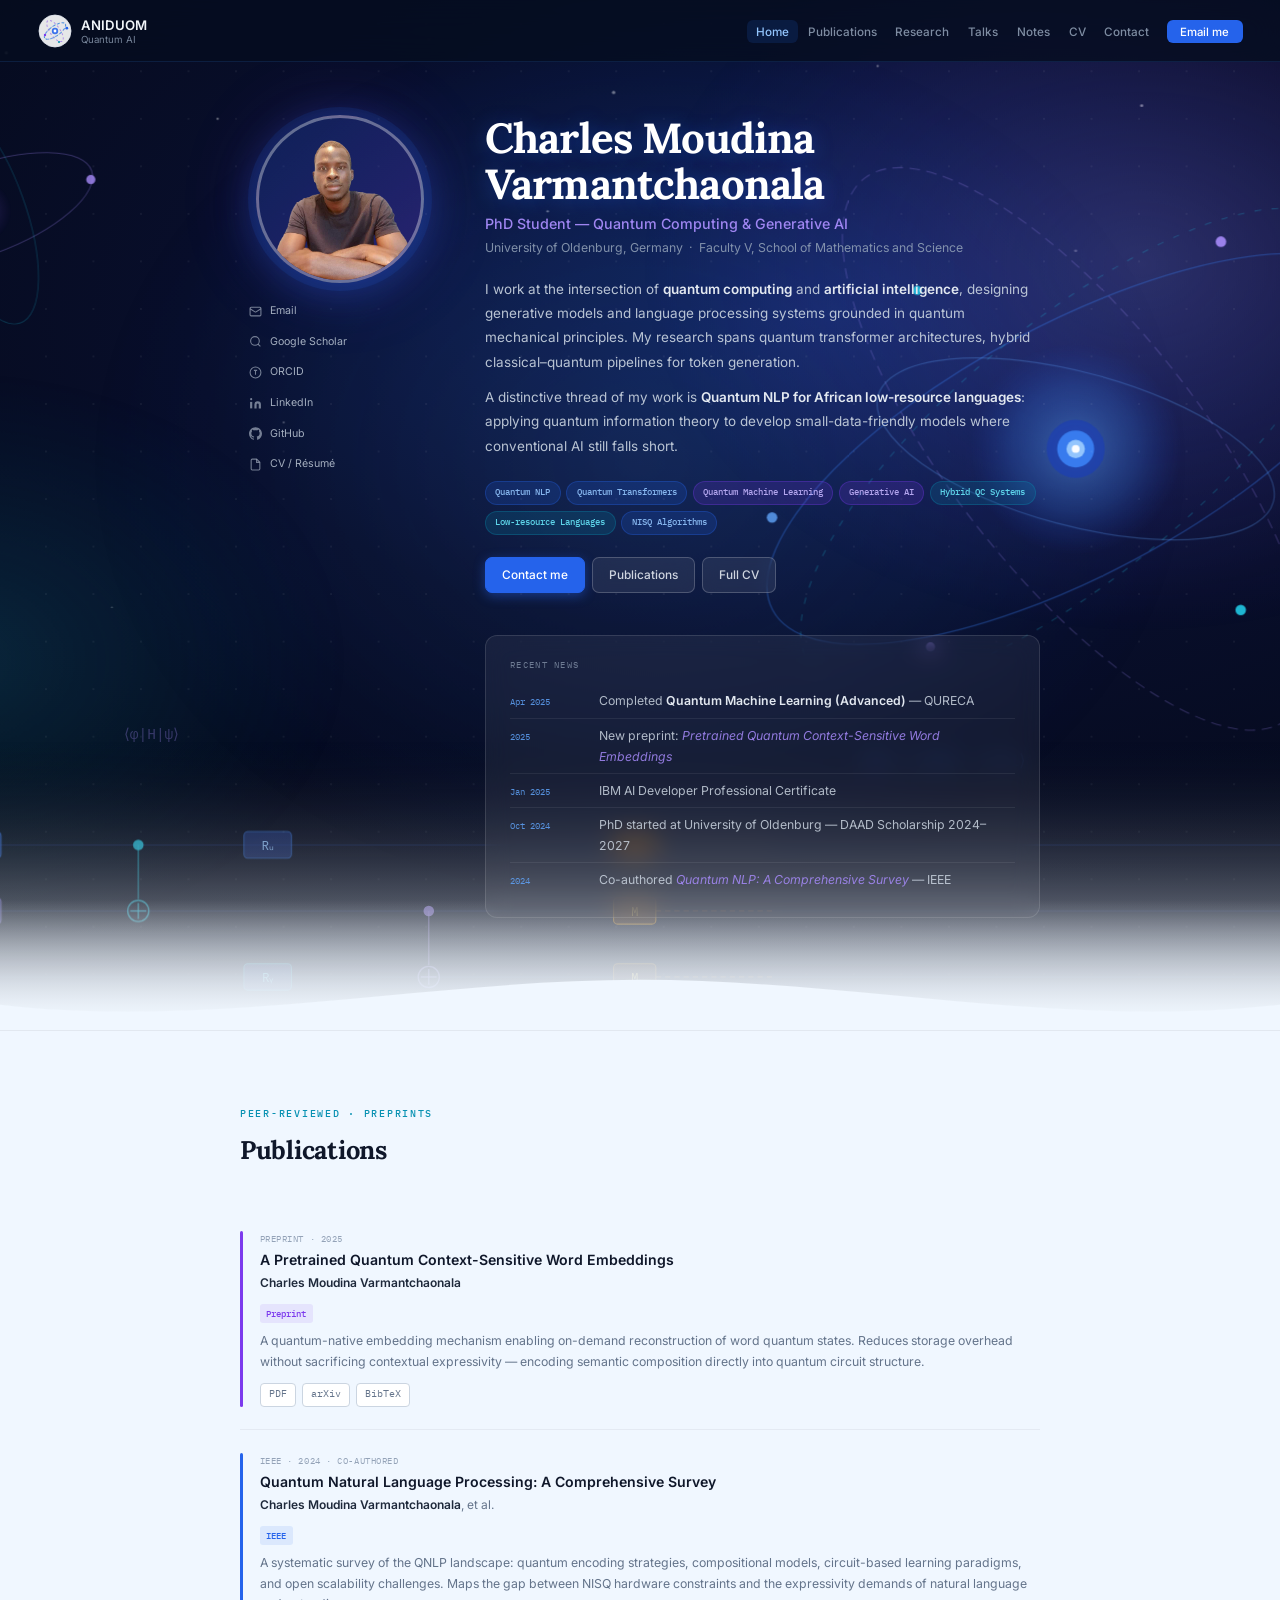
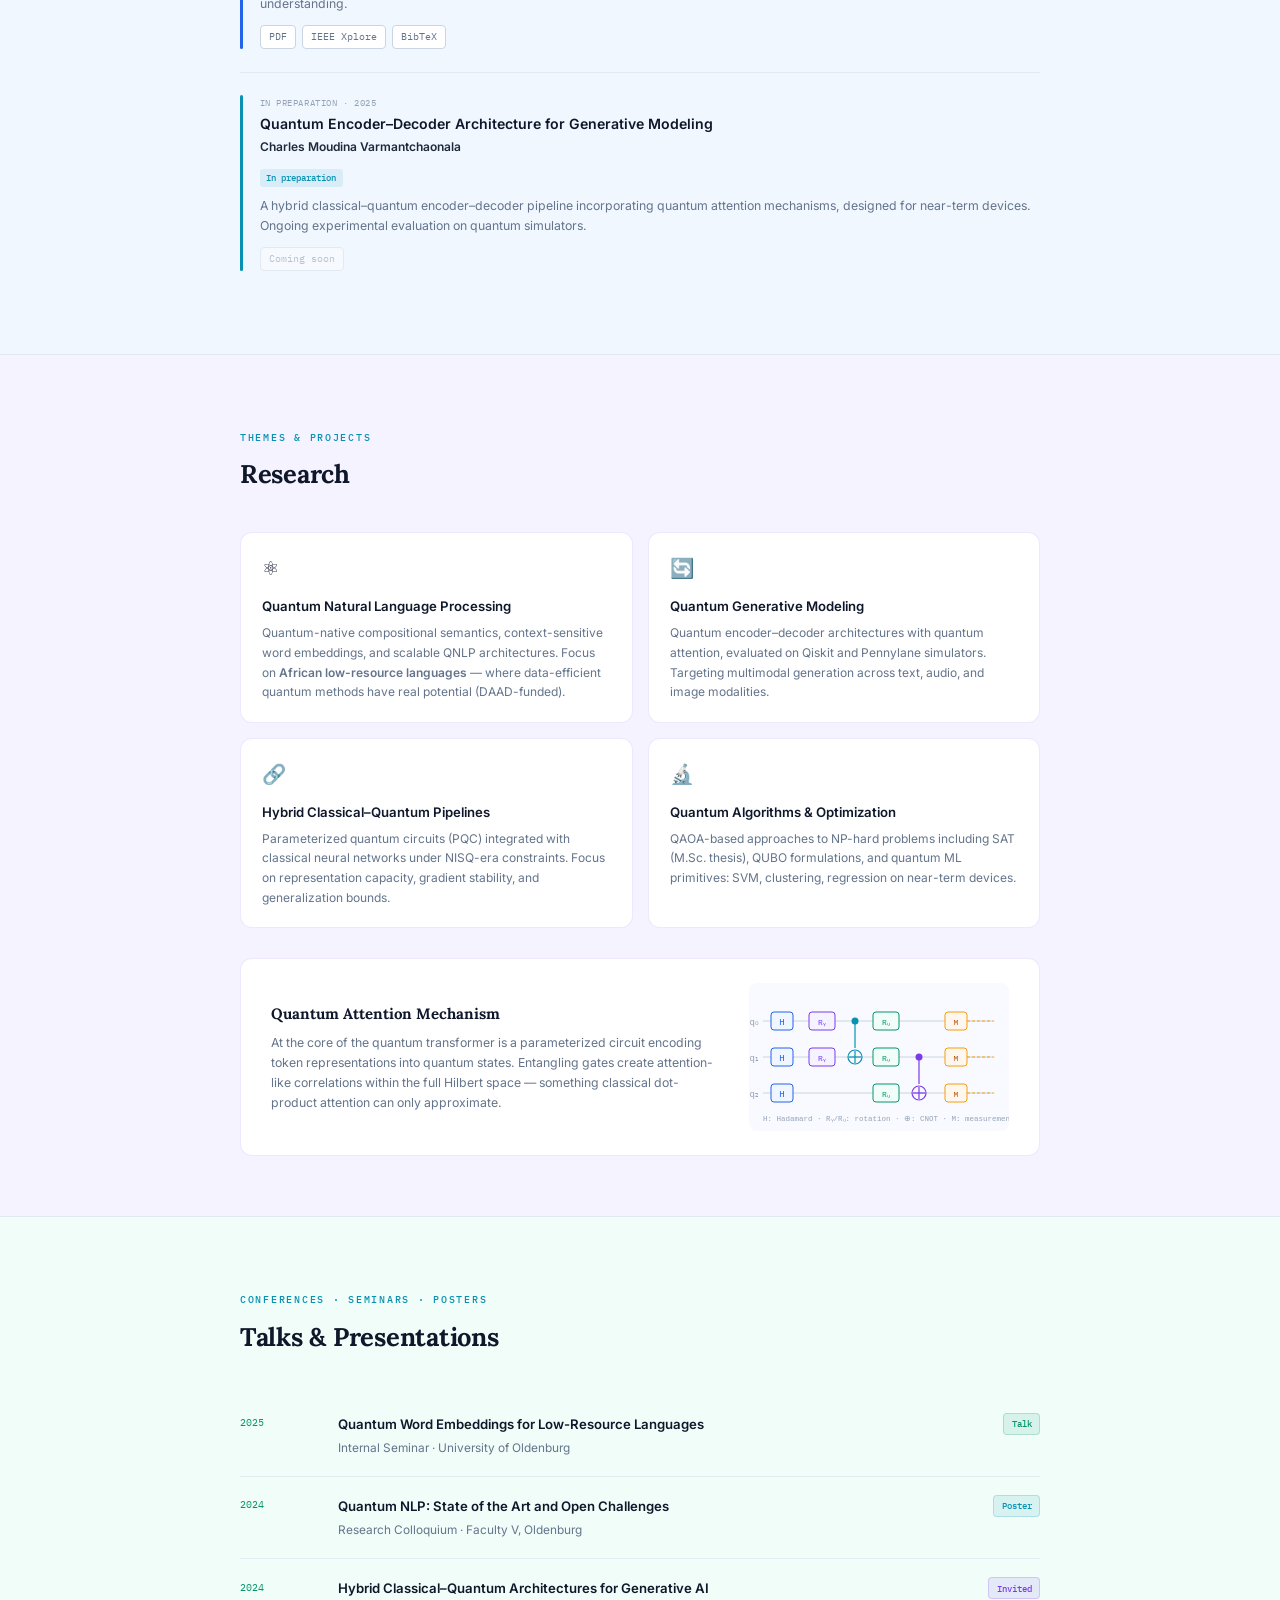
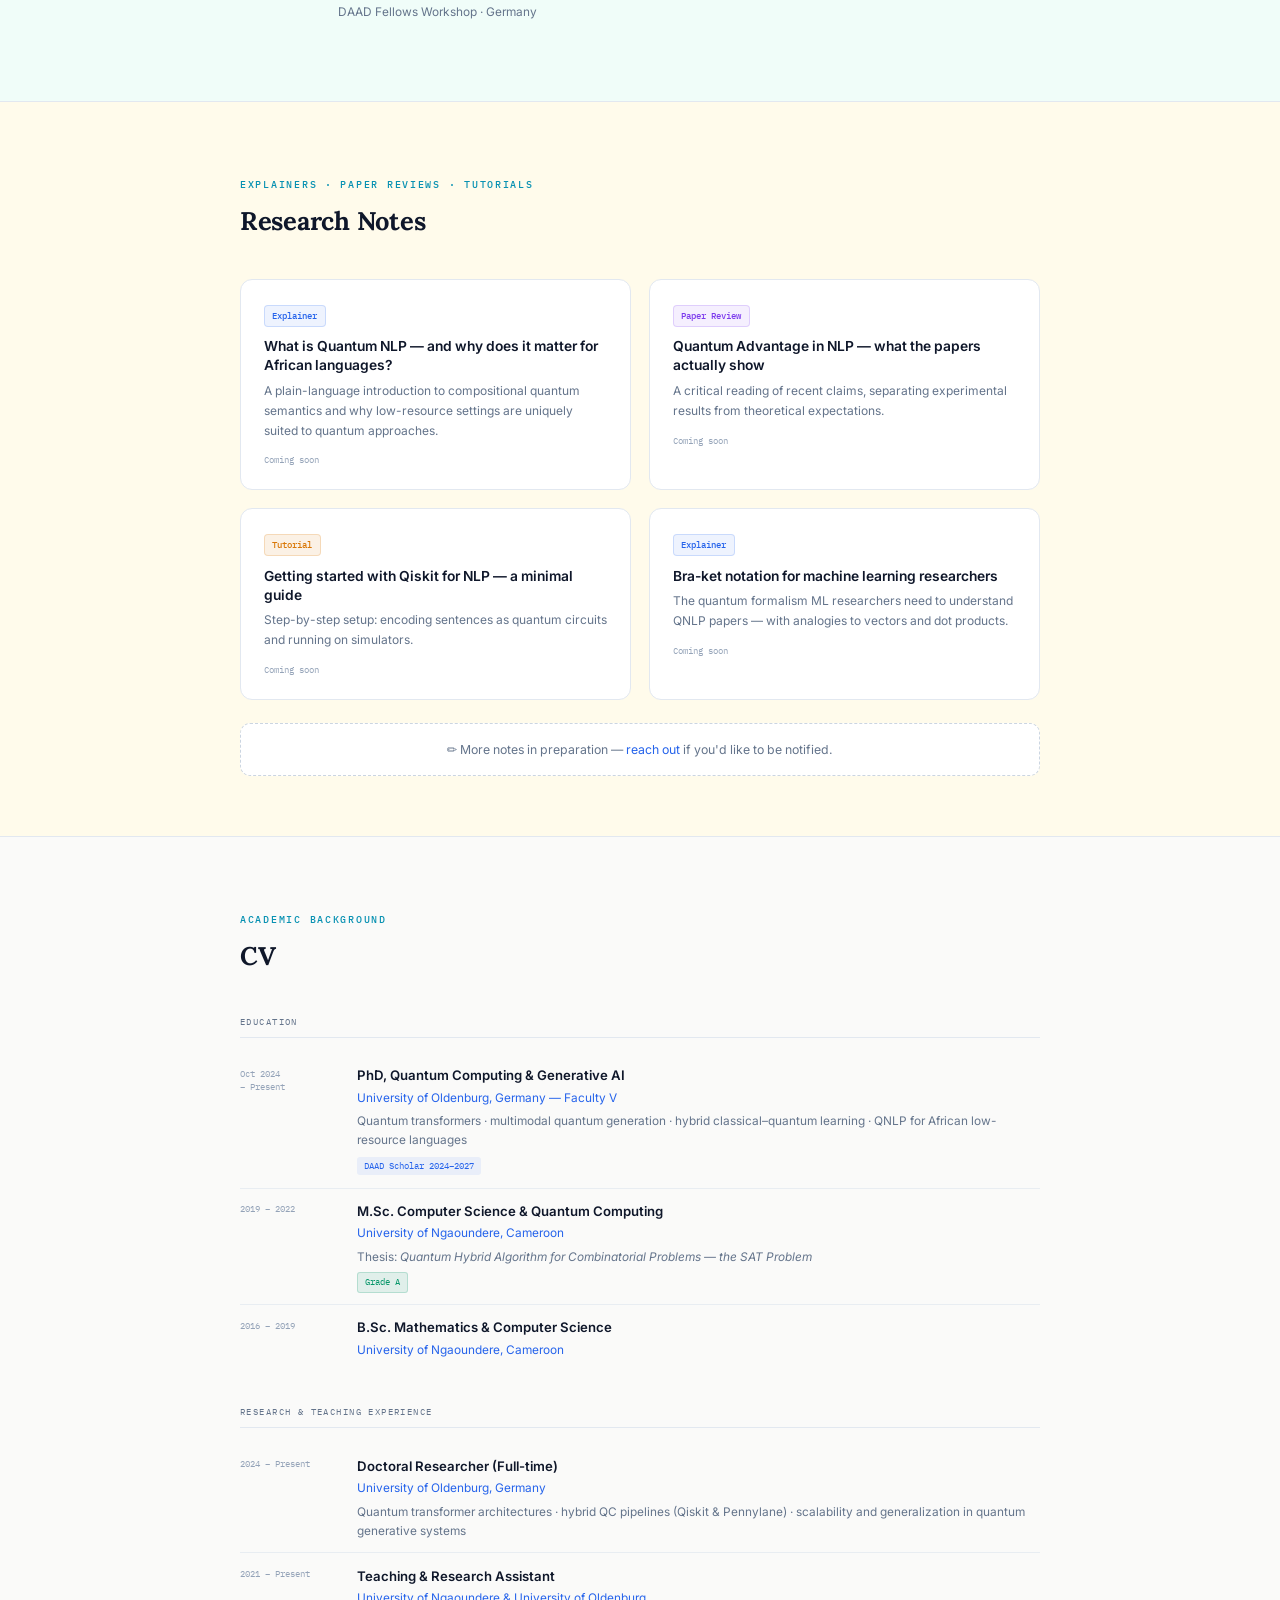
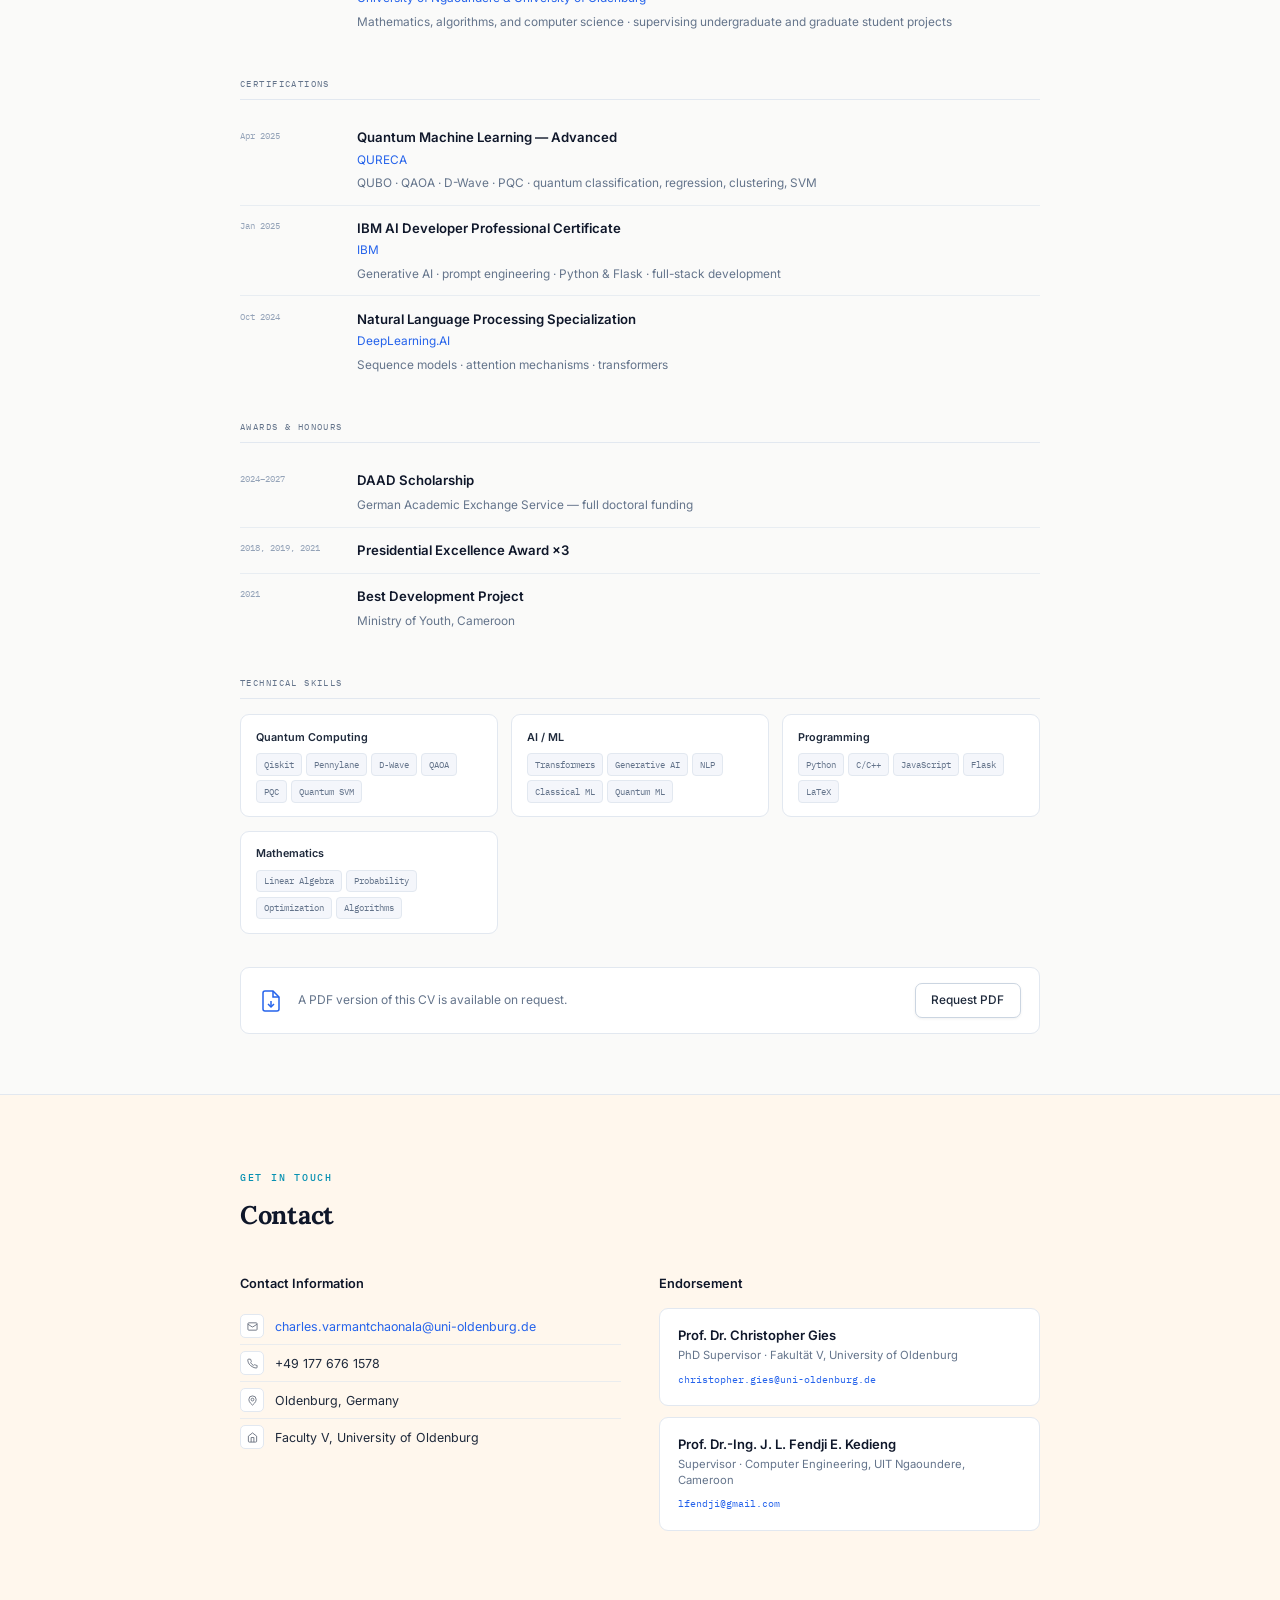
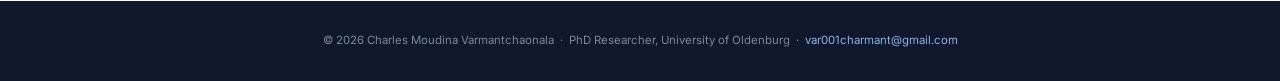
<file: index.html>
<!DOCTYPE html>
<html lang="en">
<head>
  <meta charset="UTF-8"/>
  <meta name="viewport" content="width=device-width, initial-scale=1.0"/>
  <title>Charles Moudina Varmantchaonala — Quantum AI Researcher</title>
  <meta name="description" content="PhD Student in Quantum Generative AI & Quantum NLP at the University of Oldenburg, Germany and affiliated with the DAAD."/>
  <meta name="keywords" content="Charles Moudina Varmantchaonala, Quantum NLP, Quantum AI, PhD Oldenburg, DAAD, Quantum Machine Learning"/>
  <meta name="author" content="Charles Moudina Varmantchaonala"/>
  <meta property="og:title" content="Charles Moudina Varmantchaonala — Quantum AI Researcher"/>
  <meta property="og:description" content="PhD Student in Quantum Computing & Generative AI, University of Oldenburg."/>
  <meta property="og:url" content="https://charles-moudina.netlify.app"/>
  <meta property="og:type" content="website"/>
  <link rel="preconnect" href="https://fonts.googleapis.com"/>
  <link href="https://fonts.googleapis.com/css2?family=Inter:wght@300;400;500;600&family=IBM+Plex+Mono:wght@400;500&family=Lora:ital,wght@0,600;0,700;1,500&display=swap" rel="stylesheet"/>
  <link rel="stylesheet" href="css/style.css"/>
  <link rel="stylesheet" href="css/sections.css"/>
</head>
<body>

<!-- ══════════════════════════════════════
     NAV
     To add a menu item: copy a <li> and
     point href to the matching section id.
══════════════════════════════════════ -->
<nav id="topnav">
  <a class="nav-brand" href="#home">
    <!-- Quantum atom logo -->
    <svg class="qlogo" viewBox="0 0 34 34" fill="none" xmlns="http://www.w3.org/2000/svg">
      <circle cx="17" cy="17" r="16" fill="white" fill-opacity="0.9" stroke="#e2e8f0" stroke-width="0.8"/>
      <ellipse cx="17" cy="17" rx="12.5" ry="5" stroke="#2563eb" stroke-width="1.1" stroke-dasharray="3 1.8"   opacity="0.6" transform="rotate(-35 17 17)"/>
      <ellipse cx="17" cy="17" rx="12.5" ry="5" stroke="#7c3aed" stroke-width="0.95" stroke-dasharray="2.2 2.2" opacity="0.5" transform="rotate(55 17 17)"/>
      <ellipse cx="17" cy="17" rx="12.5" ry="5" stroke="#0891b2" stroke-width="0.85" stroke-dasharray="1.6 2.6" opacity="0.45" transform="rotate(145 17 17)"/>
      <circle cx="17" cy="17" r="3.2" fill="#2563eb" opacity="0.88"/>
      <circle cx="17" cy="17" r="1.4" fill="white"/>
      <circle cx="28.8" cy="14.2" r="1.4" fill="#2563eb"/>
      <circle cx="7"    cy="21"   r="1.2" fill="#7c3aed"/>
      <circle cx="21"   cy="28"   r="1.1" fill="#0891b2"/>
    </svg>
    <div class="nav-id">
      <b>ANIDUOM</b>
      <small>Quantum AI</small>
    </div>
  </a>

  <ul class="nav-menu" id="nav-menu">
    <li><a href="#home">Home</a></li>
    <li><a href="#publications">Publications</a></li>
    <li><a href="#research">Research</a></li>
    <li><a href="#talks">Talks</a></li>
    <li><a href="#notes">Notes</a></li>
    <li><a href="#cv">CV</a></li>
    <li><a href="#contact">Contact</a></li>
    <li><a href="mailto:var001charmant@gmail.com" class="nav-cta">Email me</a></li>
  </ul>

  <div class="burger" id="burger">
    <span></span><span></span><span></span>
  </div>
</nav>

<!-- ══════════════════════════════════════
     SECTIONS
     Each section lives in sections/
     Edit each file independently.
══════════════════════════════════════ -->

<!-- HOME → edit sections/home.html -->
<section id="home">
  <svg class="hero-bg-svg" viewBox="0 0 1440 780" preserveAspectRatio="xMidYMid slice" xmlns="http://www.w3.org/2000/svg" aria-hidden="true">
    <defs>
      <radialGradient id="sky" cx="60%" cy="30%" r="75%">
        <stop offset="0%"   stop-color="#0f2460"/>
        <stop offset="45%"  stop-color="#080e2a"/>
        <stop offset="100%" stop-color="#030712"/>
      </radialGradient>
      <radialGradient id="gcore" cx="50%" cy="50%" r="50%">
        <stop offset="0%"   stop-color="#60a5fa" stop-opacity="0.9"/>
        <stop offset="60%"  stop-color="#3b82f6" stop-opacity="0.4"/>
        <stop offset="100%" stop-color="#1d4ed8" stop-opacity="0"/>
      </radialGradient>
      <radialGradient id="gviolet" cx="50%" cy="50%" r="50%">
        <stop offset="0%"   stop-color="#a78bfa" stop-opacity="0.6"/>
        <stop offset="100%" stop-color="#7c3aed" stop-opacity="0"/>
      </radialGradient>
      <radialGradient id="gteal" cx="50%" cy="50%" r="50%">
        <stop offset="0%"   stop-color="#22d3ee" stop-opacity="0.5"/>
        <stop offset="100%" stop-color="#0891b2" stop-opacity="0"/>
      </radialGradient>
      <pattern id="dots" x="0" y="0" width="36" height="36" patternUnits="userSpaceOnUse">
        <circle cx="18" cy="18" r="0.7" fill="white" opacity="0.08"/>
      </pattern>
      <linearGradient id="fade-bottom" x1="0" y1="0" x2="0" y2="1">
        <stop offset="72%"  stop-color="#060d1f" stop-opacity="0"/>
        <stop offset="100%" stop-color="#f0f7ff" stop-opacity="1"/>
      </linearGradient>
    </defs>
    <rect width="1440" height="780" fill="url(#sky)"/>
    <g opacity="0.7">
      <circle cx="80"   cy="60"  r="1"   fill="white" opacity="0.6"/>
      <circle cx="240"  cy="40"  r="1.2" fill="white" opacity="0.5"/>
      <circle cx="400"  cy="90"  r="0.8" fill="white" opacity="0.7"/>
      <circle cx="560"  cy="30"  r="1"   fill="white" opacity="0.4"/>
      <circle cx="700"  cy="70"  r="1.3" fill="white" opacity="0.6"/>
      <circle cx="900"  cy="50"  r="0.9" fill="white" opacity="0.5"/>
      <circle cx="1100" cy="80"  r="1.1" fill="white" opacity="0.7"/>
      <circle cx="1300" cy="45"  r="0.8" fill="white" opacity="0.5"/>
      <circle cx="1380" cy="110" r="1"   fill="white" opacity="0.6"/>
      <circle cx="150"  cy="200" r="0.8" fill="white" opacity="0.4"/>
      <circle cx="650"  cy="160" r="0.9" fill="white" opacity="0.6"/>
      <circle cx="1050" cy="190" r="1.1" fill="white" opacity="0.4"/>
      <circle cx="450"  cy="320" r="0.8" fill="white" opacity="0.5"/>
      <circle cx="870"  cy="300" r="1.2" fill="white" opacity="0.4"/>
      <circle cx="1350" cy="340" r="0.9" fill="white" opacity="0.5"/>
      <circle cx="320"  cy="460" r="0.7" fill="white" opacity="0.4"/>
      <circle cx="740"  cy="500" r="0.8" fill="white" opacity="0.3"/>
    </g>
    <ellipse cx="1100" cy="200" rx="380" ry="280" fill="url(#gviolet)" opacity="0.35"/>
    <ellipse cx="200"  cy="500" rx="300" ry="220" fill="url(#gteal)"   opacity="0.3"/>
    <ellipse cx="720"  cy="350" rx="420" ry="340" fill="url(#gcore)"   opacity="0.12"/>
    <ellipse cx="1050" cy="340" rx="260" ry="95" stroke="#3b82f6" stroke-width="1"   fill="none" opacity="0.35" transform="rotate(-28 1050 340)"/>
    <ellipse cx="1050" cy="340" rx="260" ry="95" stroke="#a78bfa" stroke-width="0.8" fill="none" opacity="0.28" stroke-dasharray="8 5" transform="rotate(52 1050 340)"/>
    <ellipse cx="1050" cy="340" rx="260" ry="95" stroke="#22d3ee" stroke-width="0.8" fill="none" opacity="0.25" stroke-dasharray="5 8" transform="rotate(140 1050 340)"/>
    <ellipse cx="1050" cy="340" rx="155" ry="58" stroke="#60a5fa" stroke-width="0.9" fill="none" opacity="0.3"  transform="rotate(15 1050 340)"/>
    <circle cx="1050" cy="340" r="80" fill="url(#gcore)" opacity="0.55"/>
    <circle cx="1050" cy="340" r="22" fill="#1e40af" opacity="0.8"/>
    <circle cx="1050" cy="340" r="14" fill="#3b82f6" opacity="0.9"/>
    <circle cx="1050" cy="340" r="7"  fill="#93c5fd"/>
    <circle cx="1050" cy="340" r="3"  fill="white" opacity="0.95"/>
    <circle cx="1292" cy="293" r="5"   fill="#60a5fa" opacity="0.9"/>
    <circle cx="820"  cy="392" r="4"   fill="#60a5fa" opacity="0.8"/>
    <circle cx="1160" cy="183" r="4"   fill="#a78bfa" opacity="0.9"/>
    <circle cx="940"  cy="490" r="3.5" fill="#a78bfa" opacity="0.8"/>
    <circle cx="1175" cy="462" r="4"   fill="#22d3ee" opacity="0.85"/>
    <circle cx="930"  cy="220" r="3.5" fill="#22d3ee" opacity="0.8"/>
    <ellipse cx="220" cy="160" rx="90" ry="34" stroke="#a78bfa" stroke-width="0.8" fill="none" opacity="0.3"  transform="rotate(-20 220 160)"/>
    <ellipse cx="220" cy="160" rx="90" ry="34" stroke="#22d3ee" stroke-width="0.7" fill="none" opacity="0.22" transform="rotate(70 220 160)"/>
    <circle cx="220" cy="160" r="24" fill="url(#gviolet)" opacity="0.4"/>
    <circle cx="220" cy="160" r="9"  fill="#5b21b6" opacity="0.7"/>
    <circle cx="220" cy="160" r="5"  fill="#a78bfa" opacity="0.9"/>
    <circle cx="220" cy="160" r="2"  fill="white" opacity="0.9"/>
    <circle cx="304" cy="136" r="3.5" fill="#a78bfa" opacity="0.8"/>
    <circle cx="140" cy="187" r="3"   fill="#22d3ee" opacity="0.75"/>
    <line x1="0" y1="640" x2="1440" y2="640" stroke="#1e3a8a" stroke-width="0.8" opacity="0.5"/>
    <line x1="0" y1="690" x2="1440" y2="690" stroke="#1e3a8a" stroke-width="0.8" opacity="0.4"/>
    <line x1="0" y1="740" x2="1440" y2="740" stroke="#1e3a8a" stroke-width="0.8" opacity="0.3"/>
    <rect x="80" y="630" width="32" height="20" rx="3" fill="#1e3a8a" stroke="#3b82f6" stroke-width="0.8" opacity="0.8"/>
    <text x="96"  y="644" font-family="monospace" font-size="10" fill="#93c5fd" text-anchor="middle">H</text>
    <rect x="80" y="680" width="32" height="20" rx="3" fill="#1e3a8a" stroke="#a78bfa" stroke-width="0.8" opacity="0.8"/>
    <text x="96"  y="694" font-family="monospace" font-size="10" fill="#c4b5fd" text-anchor="middle">H</text>
    <rect x="80" y="730" width="32" height="20" rx="3" fill="#1e3a8a" stroke="#22d3ee" stroke-width="0.8" opacity="0.8"/>
    <text x="96"  y="744" font-family="monospace" font-size="10" fill="#67e8f9" text-anchor="middle">H</text>
    <rect x="200" y="630" width="36" height="20" rx="3" fill="#1e3a8a" stroke="#3b82f6" stroke-width="0.8" opacity="0.7"/>
    <text x="218" y="644" font-family="monospace" font-size="9" fill="#93c5fd" text-anchor="middle">Rᵤ</text>
    <rect x="200" y="680" width="36" height="20" rx="3" fill="#1e3a8a" stroke="#a78bfa" stroke-width="0.8" opacity="0.7"/>
    <text x="218" y="694" font-family="monospace" font-size="9" fill="#c4b5fd" text-anchor="middle">Rᵧ</text>
    <line x1="340" y1="640" x2="340" y2="681" stroke="#22d3ee" stroke-width="1" opacity="0.6"/>
    <circle cx="340" cy="640" r="4" fill="#22d3ee" opacity="0.85"/>
    <circle cx="340" cy="690" r="8" fill="none" stroke="#22d3ee" stroke-width="1" opacity="0.8"/>
    <line x1="334" y1="690" x2="346" y2="690" stroke="#22d3ee" stroke-width="1" opacity="0.8"/>
    <line x1="340" y1="684" x2="340" y2="696" stroke="#22d3ee" stroke-width="1" opacity="0.8"/>
    <rect x="420" y="630" width="36" height="20" rx="3" fill="#1e3a8a" stroke="#3b82f6" stroke-width="0.8" opacity="0.6"/>
    <text x="438" y="644" font-family="monospace" font-size="9" fill="#93c5fd" text-anchor="middle">Rᵤ</text>
    <rect x="420" y="730" width="36" height="20" rx="3" fill="#1e3a8a" stroke="#22d3ee" stroke-width="0.8" opacity="0.6"/>
    <text x="438" y="744" font-family="monospace" font-size="9" fill="#67e8f9" text-anchor="middle">Rᵧ</text>
    <line x1="560" y1="690" x2="560" y2="731" stroke="#a78bfa" stroke-width="1" opacity="0.55"/>
    <circle cx="560" cy="690" r="4" fill="#a78bfa" opacity="0.8"/>
    <circle cx="560" cy="740" r="8" fill="none" stroke="#a78bfa" stroke-width="1" opacity="0.7"/>
    <line x1="554" y1="740" x2="566" y2="740" stroke="#a78bfa" stroke-width="1" opacity="0.7"/>
    <line x1="560" y1="734" x2="560" y2="746" stroke="#a78bfa" stroke-width="1" opacity="0.7"/>
    <rect x="700" y="630" width="32" height="20" rx="3" fill="#422006" stroke="#f59e0b" stroke-width="0.8" opacity="0.7"/>
    <text x="716" y="644" font-family="monospace" font-size="9" fill="#fcd34d" text-anchor="middle">M</text>
    <rect x="700" y="680" width="32" height="20" rx="3" fill="#422006" stroke="#f59e0b" stroke-width="0.8" opacity="0.7"/>
    <text x="716" y="694" font-family="monospace" font-size="9" fill="#fcd34d" text-anchor="middle">M</text>
    <rect x="700" y="730" width="32" height="20" rx="3" fill="#422006" stroke="#f59e0b" stroke-width="0.8" opacity="0.6"/>
    <text x="716" y="744" font-family="monospace" font-size="9" fill="#fcd34d" text-anchor="middle">M</text>
    <line x1="732" y1="640" x2="820" y2="640" stroke="#f59e0b" stroke-width="1" stroke-dasharray="4 3" opacity="0.5"/>
    <line x1="732" y1="690" x2="820" y2="690" stroke="#f59e0b" stroke-width="1" stroke-dasharray="4 3" opacity="0.45"/>
    <line x1="732" y1="740" x2="820" y2="740" stroke="#f59e0b" stroke-width="1" stroke-dasharray="4 3" opacity="0.4"/>
    <text x="950"  y="580" font-family="monospace" font-size="13" fill="#3b82f6" opacity="0.4" text-anchor="middle">|ψ⟩ = α|0⟩ + β|1⟩</text>
    <text x="350"  y="560" font-family="monospace" font-size="11" fill="#a78bfa" opacity="0.3" text-anchor="middle">⟨φ|H|ψ⟩</text>
    <text x="1280" y="580" font-family="monospace" font-size="11" fill="#22d3ee" opacity="0.3" text-anchor="middle">U(θ)|0⟩ⁿ</text>
    <rect width="1440" height="780" fill="url(#dots)"/>
    <rect width="1440" height="780" fill="url(#fade-bottom)"/>
  </svg>

  <div class="home-content">
    <div class="wrap">
      <div class="home-inner">
        <div class="photo-col">
          <div class="photo-ring">
            <!-- ✏️ YOUR PHOTO: replace src="" with src="myphoto.jpg" -->
            <img id="profile-photo" src="myphoto.png" alt="Charles Moudina Varmantchaonala"/>
            <div class="photo-ph" id="photo-ph">
              <svg width="42" height="42" viewBox="0 0 24 24" fill="none" stroke="currentColor" stroke-width="1.1">
                <circle cx="12" cy="8" r="4"/><path d="M4 20c0-4 3.6-7 8-7s8 3 8 7"/>
              </svg>
              <span>Add photo</span>
            </div>
          </div>
          <div class="social-col">
            <!-- ✏️ UPDATE these hrefs with your real profile URLs -->
            <a class="social-link" href="mailto:var001charmant@gmail.com">
              <svg width="13" height="13" viewBox="0 0 24 24" fill="none" stroke="currentColor" stroke-width="2"><rect x="2" y="4" width="20" height="16" rx="2"/><path d="m22 7-8.97 5.7a1.94 1.94 0 0 1-2.06 0L2 7"/></svg>Email
            </a>
            <a class="social-link" href="https://scholar.google.com/citations?user=IBrS5TkAAAAJ&hl=fr" target="_blank">
              <svg width="13" height="13" viewBox="0 0 24 24" fill="none" stroke="currentColor" stroke-width="2"><circle cx="11" cy="11" r="8"/><path d="m21 21-4.35-4.35"/></svg>Google Scholar
            </a>
            <a class="social-link" href="https://orcid.org/0009-0002-5356-4048" target="_blank">
              <svg width="13" height="13" viewBox="0 0 24 24" fill="none" stroke="currentColor" stroke-width="2"><circle cx="12" cy="12" r="10"/><path d="M12 8v8M9 8h6"/></svg>ORCID
            </a>
            <a class="social-link" href="https://www.linkedin.com/in/charles-varmantchaonala-moudina-5507511ba/" target="_blank">
              <svg width="13" height="13" viewBox="0 0 24 24" fill="currentColor"><path d="M16 8a6 6 0 0 1 6 6v7h-4v-7a2 2 0 0 0-4 0v7h-4v-7a6 6 0 0 1 6-6z"/><rect x="2" y="9" width="4" height="12"/><circle cx="4" cy="4" r="2"/></svg>LinkedIn
            </a>
            <a class="social-link" href="https://github.com/varmantchaonala" target="_blank">
              <svg width="13" height="13" viewBox="0 0 24 24" fill="currentColor"><path d="M12 .297c-6.63 0-12 5.373-12 12 0 5.303 3.438 9.8 8.205 11.385.6.113.82-.258.82-.577 0-.285-.01-1.04-.015-2.04-3.338.724-4.042-1.61-4.042-1.61C4.422 18.07 3.633 17.7 3.633 17.7c-1.087-.744.084-.729.084-.729 1.205.084 1.838 1.236 1.838 1.236 1.07 1.835 2.809 1.305 3.495.998.108-.776.417-1.305.76-1.605-2.665-.3-5.466-1.332-5.466-5.93 0-1.31.465-2.38 1.235-3.22-.135-.303-.54-1.523.105-3.176 0 0 1.005-.322 3.3 1.23.96-.267 1.98-.399 3-.405 1.02.006 2.04.138 3 .405 2.28-1.552 3.285-1.23 3.285-1.23.645 1.653.24 2.873.12 3.176.765.84 1.23 1.91 1.23 3.22 0 4.61-2.805 5.625-5.475 5.92.42.36.81 1.096.81 2.22 0 1.606-.015 2.896-.015 3.286 0 .315.21.69.825.57C20.565 22.092 24 17.592 24 12.297c0-6.627-5.373-12-12-12"/></svg>GitHub
            </a>
            <a class="social-link" href="#cv">
              <svg width="13" height="13" viewBox="0 0 24 24" fill="none" stroke="currentColor" stroke-width="2"><path d="M14 2H6a2 2 0 0 0-2 2v16a2 2 0 0 0 2 2h12a2 2 0 0 0 2-2V8z"/><polyline points="14 2 14 8 20 8"/></svg>CV / Résumé
            </a>
          </div>
        </div>
        <div class="bio-col">
          <!-- ✏️ EDIT NAME, ROLE, INSTITUTION -->
          <h1 class="bio-name">Charles Moudina<br/>Varmantchaonala</h1>
          <p class="bio-role">PhD Student — Quantum Computing & Generative AI</p>
          <p class="bio-inst">
            University of Oldenburg, Germany &nbsp;·&nbsp; Faculty V, School of Mathematics and Science
            <!-- <span class="daad-badge">🏅 DAAD Scholar 2024–2027</span> -->
          </p>
          <!-- ✏️ EDIT BIO TEXT -->
          <div class="bio-text">
            <p>I work at the intersection of <strong>quantum computing</strong> and <strong>artificial intelligence</strong>, designing generative models and language processing systems grounded in quantum mechanical principles. My research spans quantum transformer architectures, hybrid classical–quantum pipelines for token generation.</p>
            <p>A distinctive thread of my work is <strong>Quantum NLP for African low-resource languages</strong>: applying quantum information theory to develop small-data-friendly models where conventional AI still falls short.</p>
          </div>
          <!-- ✏️ EDIT / ADD TAGS -->
          <div class="itags">
            <span class="itag">Quantum NLP</span>
            <span class="itag">Quantum Transformers</span>
            <span class="itag v">Quantum Machine Learning</span>
            <span class="itag v">Generative AI</span>
            <span class="itag t">Hybrid QC Systems</span>
            <span class="itag t">Low-resource Languages</span>
            <span class="itag">NISQ Algorithms</span>
          </div>
          <div class="bio-actions">
            <a class="btn btn-p" href="mailto:var001charmant@gmail.com">Contact me</a>
            <a class="btn" href="#publications">Publications</a>
            <a class="btn" href="#cv">Full CV</a>
          </div>
          <!-- ✏️ ADD NEW NEWS AT THE TOP -->
          <div class="news-block">
            <div class="news-label">Recent News</div>
            <div class="news-item"><span class="ndate">Apr 2025</span><span>Completed <strong>Quantum Machine Learning (Advanced)</strong> — QURECA</span></div>
            <div class="news-item"><span class="ndate">2025</span><span>New preprint: <em>Pretrained Quantum Context-Sensitive Word Embeddings</em></span></div>
            <div class="news-item"><span class="ndate">Jan 2025</span><span>IBM AI Developer Professional Certificate</span></div>
            <div class="news-item"><span class="ndate">Oct 2024</span><span>PhD started at University of Oldenburg — DAAD Scholarship 2024–2027</span></div>
            <div class="news-item"><span class="ndate">2024</span><span>Co-authored <em>Quantum NLP: A Comprehensive Survey</em> — IEEE</span></div>
          </div>
        </div>
      </div>
    </div>
  </div>
  <svg class="hero-wave" viewBox="0 0 1440 60" preserveAspectRatio="none" fill="none" xmlns="http://www.w3.org/2000/svg" aria-hidden="true">
    <path d="M0 60L1440 60L1440 30C1200 58 960 2 720 2C480 2 240 58 0 30L0 60Z" fill="#f0f7ff"/>
  </svg>
</section>

<!-- PUBLICATIONS → edit sections/publications.html -->
<section id="publications">
  <div class="wrap">
    <div class="sh rv"><p class="sh-eye">Peer-reviewed · Preprints</p><h2 class="sh-title">Publications</h2></div>
    <div class="rv">
      <!-- ✏️ ADD NEW PAPER: copy this block, change bar class (ieee/pre/wip) and badge -->
      <div class="pub-item">
        <div class="pub-bar pre"></div>
        <div>
          <div class="pub-meta">Preprint · 2025</div>
          <div class="pub-title">A Pretrained Quantum Context-Sensitive Word Embeddings</div>
          <div class="pub-authors"><strong>Charles Moudina Varmantchaonala</strong></div>
          <span class="vbadge vb-pre">Preprint</span>
          <div class="pub-abs">A quantum-native embedding mechanism enabling on-demand reconstruction of word quantum states. Reduces storage overhead without sacrificing contextual expressivity — encoding semantic composition directly into quantum circuit structure.</div>
          <div class="pub-links"><a class="plink" href="#">PDF</a><a class="plink" href="#">arXiv</a><a class="plink" href="#">BibTeX</a></div>
        </div>
      </div>
      <div class="pub-item">
        <div class="pub-bar ieee"></div>
        <div>
          <div class="pub-meta">IEEE · 2024 · Co-authored</div>
          <div class="pub-title">Quantum Natural Language Processing: A Comprehensive Survey</div>
          <div class="pub-authors"><strong>Charles Moudina Varmantchaonala</strong>, et al.</div>
          <span class="vbadge vb-ieee">IEEE</span>
          <div class="pub-abs">A systematic survey of the QNLP landscape: quantum encoding strategies, compositional models, circuit-based learning paradigms, and open scalability challenges. Maps the gap between NISQ hardware constraints and the expressivity demands of natural language understanding.</div>
          <div class="pub-links"><a class="plink" href="#">PDF</a><a class="plink" href="#">IEEE Xplore</a><a class="plink" href="#">BibTeX</a></div>
        </div>
      </div>
      <div class="pub-item">
        <div class="pub-bar wip"></div>
        <div>
          <div class="pub-meta">In preparation · 2025</div>
          <div class="pub-title">Quantum Encoder–Decoder Architecture for Generative Modeling</div>
          <div class="pub-authors"><strong>Charles Moudina Varmantchaonala</strong></div>
          <span class="vbadge vb-wip">In preparation</span>
          <div class="pub-abs">A hybrid classical–quantum encoder–decoder pipeline incorporating quantum attention mechanisms, designed for near-term devices. Ongoing experimental evaluation on quantum simulators.</div>
          <div class="pub-links"><a class="plink dim">Coming soon</a></div>
        </div>
      </div>
    </div>
  </div>
</section>

<!-- RESEARCH → edit sections/research-talks-notes.html -->
<section id="research">
  <div class="wrap">
    <div class="sh rv"><p class="sh-eye">Themes & Projects</p><h2 class="sh-title">Research</h2></div>
    <div class="research-grid">
      <div class="rcard rv"><span class="rcard-icon">⚛️</span><div class="rcard-name">Quantum Natural Language Processing</div><div class="rcard-desc">Quantum-native compositional semantics, context-sensitive word embeddings, and scalable QNLP architectures. Focus on <strong>African low-resource languages</strong> — where data-efficient quantum methods have real potential (DAAD-funded).</div></div>
      <div class="rcard rv"><span class="rcard-icon">🔄</span><div class="rcard-name">Quantum Generative Modeling</div><div class="rcard-desc">Quantum encoder–decoder architectures with quantum attention, evaluated on Qiskit and Pennylane simulators. Targeting multimodal generation across text, audio, and image modalities.</div></div>
      <div class="rcard rv"><span class="rcard-icon">🔗</span><div class="rcard-name">Hybrid Classical–Quantum Pipelines</div><div class="rcard-desc">Parameterized quantum circuits (PQC) integrated with classical neural networks under NISQ-era constraints. Focus on representation capacity, gradient stability, and generalization bounds.</div></div>
      <div class="rcard rv"><span class="rcard-icon">🔬</span><div class="rcard-name">Quantum Algorithms & Optimization</div><div class="rcard-desc">QAOA-based approaches to NP-hard problems including SAT (M.Sc. thesis), QUBO formulations, and quantum ML primitives: SVM, clustering, regression on near-term devices.</div></div>
    </div>
    <div class="research-visual rv">
      <div class="research-visual-text">
        <h3>Quantum Attention Mechanism</h3>
        <p>At the core of the quantum transformer is a parameterized circuit encoding token representations into quantum states. Entangling gates create attention-like correlations within the full Hilbert space — something classical dot-product attention can only approximate.</p>
      </div>
      <svg width="260" height="148" viewBox="0 0 260 148" fill="none" xmlns="http://www.w3.org/2000/svg">
        <rect width="260" height="148" rx="8" fill="#f8faff"/>
        <line x1="14" y1="38"  x2="246" y2="38"  stroke="#cbd5e1" stroke-width="1"/>
        <line x1="14" y1="74"  x2="246" y2="74"  stroke="#cbd5e1" stroke-width="1"/>
        <line x1="14" y1="110" x2="246" y2="110" stroke="#cbd5e1" stroke-width="1"/>
        <text x="10" y="42"  font-family="monospace" font-size="9" fill="#94a3b8" text-anchor="end">q₀</text>
        <text x="10" y="78"  font-family="monospace" font-size="9" fill="#94a3b8" text-anchor="end">q₁</text>
        <text x="10" y="114" font-family="monospace" font-size="9" fill="#94a3b8" text-anchor="end">q₂</text>
        <rect x="22" y="29"  width="22" height="18" rx="3" fill="#eff6ff" stroke="#2563eb" stroke-width="1"/><text x="33" y="42"  font-family="monospace" font-size="9" fill="#2563eb" text-anchor="middle">H</text>
        <rect x="22" y="65"  width="22" height="18" rx="3" fill="#eff6ff" stroke="#2563eb" stroke-width="1"/><text x="33" y="78"  font-family="monospace" font-size="9" fill="#2563eb" text-anchor="middle">H</text>
        <rect x="22" y="101" width="22" height="18" rx="3" fill="#eff6ff" stroke="#2563eb" stroke-width="1"/><text x="33" y="114" font-family="monospace" font-size="9" fill="#2563eb" text-anchor="middle">H</text>
        <rect x="60" y="29"  width="26" height="18" rx="3" fill="#f5f3ff" stroke="#7c3aed" stroke-width="1"/><text x="73" y="42"  font-family="monospace" font-size="8" fill="#7c3aed" text-anchor="middle">Rᵧ</text>
        <rect x="60" y="65"  width="26" height="18" rx="3" fill="#f5f3ff" stroke="#7c3aed" stroke-width="1"/><text x="73" y="78"  font-family="monospace" font-size="8" fill="#7c3aed" text-anchor="middle">Rᵧ</text>
        <line x1="106" y1="38" x2="106" y2="65" stroke="#0891b2" stroke-width="1.2"/><circle cx="106" cy="38" r="3.5" fill="#0891b2"/>
        <circle cx="106" cy="74" r="7" fill="none" stroke="#0891b2" stroke-width="1.2"/><line x1="100" y1="74" x2="112" y2="74" stroke="#0891b2" stroke-width="1.2"/><line x1="106" y1="68" x2="106" y2="80" stroke="#0891b2" stroke-width="1.2"/>
        <rect x="124" y="29"  width="26" height="18" rx="3" fill="#f0fdf9" stroke="#059669" stroke-width="1"/><text x="137" y="42"  font-family="monospace" font-size="8" fill="#059669" text-anchor="middle">Rᵤ</text>
        <rect x="124" y="65"  width="26" height="18" rx="3" fill="#f0fdf9" stroke="#059669" stroke-width="1"/><text x="137" y="78"  font-family="monospace" font-size="8" fill="#059669" text-anchor="middle">Rᵤ</text>
        <rect x="124" y="101" width="26" height="18" rx="3" fill="#f0fdf9" stroke="#059669" stroke-width="1"/><text x="137" y="114" font-family="monospace" font-size="8" fill="#059669" text-anchor="middle">Rᵤ</text>
        <line x1="170" y1="74"  x2="170" y2="101" stroke="#7c3aed" stroke-width="1.2"/><circle cx="170" cy="74" r="3.5" fill="#7c3aed"/>
        <circle cx="170" cy="110" r="7" fill="none" stroke="#7c3aed" stroke-width="1.2"/><line x1="164" y1="110" x2="176" y2="110" stroke="#7c3aed" stroke-width="1.2"/><line x1="170" y1="104" x2="170" y2="116" stroke="#7c3aed" stroke-width="1.2"/>
        <rect x="196" y="29"  width="22" height="18" rx="3" fill="#fff7ed" stroke="#f59e0b" stroke-width="1"/><text x="207" y="42"  font-family="monospace" font-size="8" fill="#b45309" text-anchor="middle">M</text>
        <rect x="196" y="65"  width="22" height="18" rx="3" fill="#fff7ed" stroke="#f59e0b" stroke-width="1"/><text x="207" y="78"  font-family="monospace" font-size="8" fill="#b45309" text-anchor="middle">M</text>
        <rect x="196" y="101" width="22" height="18" rx="3" fill="#fff7ed" stroke="#f59e0b" stroke-width="1"/><text x="207" y="114" font-family="monospace" font-size="8" fill="#b45309" text-anchor="middle">M</text>
        <line x1="218" y1="38"  x2="244" y2="38"  stroke="#f59e0b" stroke-width="1" stroke-dasharray="3 2"/>
        <line x1="218" y1="74"  x2="244" y2="74"  stroke="#f59e0b" stroke-width="1" stroke-dasharray="3 2"/>
        <line x1="218" y1="110" x2="244" y2="110" stroke="#f59e0b" stroke-width="1" stroke-dasharray="3 2"/>
        <text x="14" y="138" font-family="monospace" font-size="7.5" fill="#94a3b8">H: Hadamard · Rᵧ/Rᵤ: rotation · ⊕: CNOT · M: measurement</text>
      </svg>
    </div>
  </div>
</section>

<!-- TALKS → edit sections/research-talks-notes.html -->
<section id="talks">
  <div class="wrap">
    <div class="sh rv"><p class="sh-eye">Conferences · Seminars · Posters</p><h2 class="sh-title">Talks & Presentations</h2></div>
    <div class="talk-list rv">
      <!-- ✏️ ADD NEW TALK: copy this block. Types: talk-type / poster / invited -->
      <div class="talk-item"><div class="talk-year">2025</div><div><div class="talk-title">Quantum Word Embeddings for Low-Resource Languages</div><div class="talk-event">Internal Seminar · University of Oldenburg</div></div><span class="talk-type">Talk</span></div>
      <div class="talk-item"><div class="talk-year">2024</div><div><div class="talk-title">Quantum NLP: State of the Art and Open Challenges</div><div class="talk-event">Research Colloquium · Faculty V, Oldenburg</div></div><span class="talk-type poster">Poster</span></div>
      <div class="talk-item"><div class="talk-year">2024</div><div><div class="talk-title">Hybrid Classical–Quantum Architectures for Generative AI</div><div class="talk-event">DAAD Fellows Workshop · Germany</div></div><span class="talk-type invited">Invited</span></div>
    </div>
  </div>
</section>

<!-- NOTES → edit sections/research-talks-notes.html -->
<section id="notes">
  <div class="wrap">
    <div class="sh rv"><p class="sh-eye">Explainers · Paper reviews · Tutorials</p><h2 class="sh-title">Research Notes</h2></div>
    <div class="notes-grid">
      <!-- ✏️ ADD NEW NOTE: copy this block. Tag classes: note-tag / explainer / review -->
      <a class="note-card rv" href="#"><span class="note-tag explainer">Explainer</span><div class="note-title">What is Quantum NLP — and why does it matter for African languages?</div><div class="note-desc">A plain-language introduction to compositional quantum semantics and why low-resource settings are uniquely suited to quantum approaches.</div><div class="note-date">Coming soon</div></a>
      <a class="note-card rv" href="#"><span class="note-tag review">Paper Review</span><div class="note-title">Quantum Advantage in NLP — what the papers actually show</div><div class="note-desc">A critical reading of recent claims, separating experimental results from theoretical expectations.</div><div class="note-date">Coming soon</div></a>
      <a class="note-card rv" href="#"><span class="note-tag">Tutorial</span><div class="note-title">Getting started with Qiskit for NLP — a minimal guide</div><div class="note-desc">Step-by-step setup: encoding sentences as quantum circuits and running on simulators.</div><div class="note-date">Coming soon</div></a>
      <a class="note-card rv" href="#"><span class="note-tag explainer">Explainer</span><div class="note-title">Bra-ket notation for machine learning researchers</div><div class="note-desc">The quantum formalism ML researchers need to understand QNLP papers — with analogies to vectors and dot products.</div><div class="note-date">Coming soon</div></a>
    </div>
    <div class="notes-cta rv">✏️ More notes in preparation — <a href="mailto:var001charmant@gmail.com">reach out</a> if you'd like to be notified.</div>
  </div>
</section>

<!-- CV → edit sections/cv-contact.html -->
<section id="cv">
  <div class="wrap">
    <div class="sh rv"><p class="sh-eye">Academic Background</p><h2 class="sh-title">CV</h2></div>
    <div class="cv-section rv"><div class="cv-section-label">Education</div>
      <div class="cv-row"><div class="cv-yr">Oct 2024<br/>– Present</div><div><div class="cv-deg">PhD, Quantum Computing & Generative AI</div><div class="cv-inst">University of Oldenburg, Germany — Faculty V</div><div class="cv-detail">Quantum transformers · multimodal quantum generation · hybrid classical–quantum learning · QNLP for African low-resource languages</div><span class="badge badge-d">DAAD Scholar 2024–2027</span></div></div>
      <div class="cv-row"><div class="cv-yr">2019 – 2022</div><div><div class="cv-deg">M.Sc. Computer Science & Quantum Computing</div><div class="cv-inst">University of Ngaoundere, Cameroon</div><div class="cv-detail">Thesis: <em>Quantum Hybrid Algorithm for Combinatorial Problems — the SAT Problem</em></div><span class="badge badge-g">Grade A</span></div></div>
      <div class="cv-row"><div class="cv-yr">2016 – 2019</div><div><div class="cv-deg">B.Sc. Mathematics & Computer Science</div><div class="cv-inst">University of Ngaoundere, Cameroon</div></div></div>
    </div>
    <div class="cv-section rv"><div class="cv-section-label">Research & Teaching Experience</div>
      <div class="cv-row"><div class="cv-yr">2024 – Present</div><div><div class="cv-deg">Doctoral Researcher (Full-time)</div><div class="cv-inst">University of Oldenburg, Germany</div><div class="cv-detail">Quantum transformer architectures · hybrid QC pipelines (Qiskit & Pennylane) · scalability and generalization in quantum generative systems</div></div></div>
      <div class="cv-row"><div class="cv-yr">2021 – Present</div><div><div class="cv-deg">Teaching & Research Assistant</div><div class="cv-inst">University of Ngaoundere & University of Oldenburg</div><div class="cv-detail">Mathematics, algorithms, and computer science · supervising undergraduate and graduate student projects</div></div></div>
    </div>
    <div class="cv-section rv"><div class="cv-section-label">Certifications</div>
      <div class="cv-row"><div class="cv-yr">Apr 2025</div><div><div class="cv-deg">Quantum Machine Learning — Advanced</div><div class="cv-inst">QURECA</div><div class="cv-detail">QUBO · QAOA · D-Wave · PQC · quantum classification, regression, clustering, SVM</div></div></div>
      <div class="cv-row"><div class="cv-yr">Jan 2025</div><div><div class="cv-deg">IBM AI Developer Professional Certificate</div><div class="cv-inst">IBM</div><div class="cv-detail">Generative AI · prompt engineering · Python & Flask · full-stack development</div></div></div>
      <div class="cv-row"><div class="cv-yr">Oct 2024</div><div><div class="cv-deg">Natural Language Processing Specialization</div><div class="cv-inst">DeepLearning.AI</div><div class="cv-detail">Sequence models · attention mechanisms · transformers</div></div></div>
    </div>
    <div class="cv-section rv"><div class="cv-section-label">Awards & Honours</div>
      <div class="cv-row"><div class="cv-yr">2024–2027</div><div><div class="cv-deg">DAAD Scholarship</div><div class="cv-detail">German Academic Exchange Service — full doctoral funding</div></div></div>
      <div class="cv-row"><div class="cv-yr">2018, 2019, 2021</div><div><div class="cv-deg">Presidential Excellence Award ×3</div></div></div>
      <div class="cv-row"><div class="cv-yr">2021</div><div><div class="cv-deg">Best Development Project</div><div class="cv-detail">Ministry of Youth, Cameroon</div></div></div>
    </div>
    <div class="cv-section rv"><div class="cv-section-label">Technical Skills</div>
      <div class="skills-grid">
        <div class="sg"><div class="sg-name">Quantum Computing</div><div class="sg-chips"><span class="chip">Qiskit</span><span class="chip">Pennylane</span><span class="chip">D-Wave</span><span class="chip">QAOA</span><span class="chip">PQC</span><span class="chip">Quantum SVM</span></div></div>
        <div class="sg"><div class="sg-name">AI / ML</div><div class="sg-chips"><span class="chip">Transformers</span><span class="chip">Generative AI</span><span class="chip">NLP</span><span class="chip">Classical ML</span><span class="chip">Quantum ML</span></div></div>
        <div class="sg"><div class="sg-name">Programming</div><div class="sg-chips"><span class="chip">Python</span><span class="chip">C/C++</span><span class="chip">JavaScript</span><span class="chip">Flask</span><span class="chip">LaTeX</span></div></div>
        <div class="sg"><div class="sg-name">Mathematics</div><div class="sg-chips"><span class="chip">Linear Algebra</span><span class="chip">Probability</span><span class="chip">Optimization</span><span class="chip">Algorithms</span></div></div>
      </div>
    </div>
    <div class="cv-dl rv">
      <svg width="24" height="24" viewBox="0 0 24 24" fill="none" stroke="#2563eb" stroke-width="1.5"><path d="M14 2H6a2 2 0 0 0-2 2v16a2 2 0 0 0 2 2h12a2 2 0 0 0 2-2V8z"/><polyline points="14 2 14 8 20 8"/><line x1="12" y1="18" x2="12" y2="12"/><polyline points="9 15 12 18 15 15"/></svg>
      <p>A PDF version of this CV is available on request.</p>
      <a class="btn-light btn" href="mailto:var001charmant@gmail.com?subject=CV Request">Request PDF</a>
      <!-- <a href="mon_document.pdf" download>Télécharger le PDF</a> -->
    </div>
  </div>
</section>

<!-- CONTACT → edit sections/cv-contact.html -->
<section id="contact">
  <div class="wrap">
    <div class="sh rv"><p class="sh-eye">Get in touch</p><h2 class="sh-title">Contact</h2></div>
    <div class="contact-grid rv">
      <div>
        <div class="cinfo-title">Contact Information</div>
        <!-- ✏️ UPDATE email, phone, location -->
        <div class="crow"><div class="cico"><svg width="11" height="11" viewBox="0 0 24 24" fill="none" stroke="#6b7280" stroke-width="2"><rect x="2" y="4" width="20" height="16" rx="2"/><path d="m22 7-8.97 5.7a1.94 1.94 0 0 1-2.06 0L2 7"/></svg></div><a href="mailto:charles.varmantchaonala@uni-oldenburg.de">charles.varmantchaonala@uni-oldenburg.de</a></div>
        <div class="crow"><div class="cico"><svg width="11" height="11" viewBox="0 0 24 24" fill="none" stroke="#6b7280" stroke-width="2"><path d="M22 16.92v3a2 2 0 0 1-2.18 2 19.79 19.79 0 0 1-8.63-3.07A19.5 19.5 0 0 1 4.69 13.3 19.79 19.79 0 0 1 1.62 4.72 2 2 0 0 1 3.59 2.5h3a2 2 0 0 1 2 1.72 12.84 12.84 0 0 0 .7 2.81 2 2 0 0 1-.45 2.11L7.91 10.09a16 16 0 0 0 6 6l.86-.86a2 2 0 0 1 2.11-.45 12.84 12.84 0 0 0 2.81.7A2 2 0 0 1 21.5 17.5z"/></svg></div><span>+49 177 676 1578</span></div>
        <div class="crow"><div class="cico"><svg width="11" height="11" viewBox="0 0 24 24" fill="none" stroke="#6b7280" stroke-width="2"><path d="M20 10c0 6-8 12-8 12s-8-6-8-12a8 8 0 0 1 16 0Z"/><circle cx="12" cy="10" r="3"/></svg></div><span>Oldenburg, Germany</span></div>
        <div class="crow"><div class="cico"><svg width="11" height="11" viewBox="0 0 24 24" fill="none" stroke="#6b7280" stroke-width="2"><path d="M3 9l9-7 9 7v11a2 2 0 0 1-2 2H5a2 2 0 0 1-2-2z"/><polyline points="9 22 9 12 15 12 15 22"/></svg></div><span>Faculty V, University of Oldenburg</span></div>
      </div>
      <div>
        <div class="cinfo-title">Endorsement</div>
        <!-- ✏️ ADD/REMOVE reference cards as needed -->
        <div class="ref-card"><div class="ref-name">Prof. Dr. Christopher Gies</div><div class="ref-title">PhD Supervisor · Fakultät V, University of Oldenburg</div><a class="ref-email" href="mailto:christopher.gies@uni-oldenburg.de">christopher.gies@uni-oldenburg.de</a></div>
        <div class="ref-card"><div class="ref-name">Prof. Dr.-Ing. J. L. Fendji E. Kedieng</div><div class="ref-title">Supervisor · Computer Engineering, UIT Ngaoundere, Cameroon</div><a class="ref-email" href="mailto:lfendji@gmail.com">lfendji@gmail.com</a></div>
      </div>
    </div>
  </div>
</section>

<!-- FOOTER -->
<footer>
  <div class="wrap">
    <p>© 2026 Charles Moudina Varmantchaonala &nbsp;·&nbsp; PhD Researcher, University of Oldenburg &nbsp;·&nbsp; <a href="mailto:var001charmant@gmail.com">var001charmant@gmail.com</a></p>
  </div>
</footer>

<script src="js/main.js"></script>
</body>
</html>
</file>
<file: css/style.css>
/* ═══════════════════════════════════════════
   style.css — Global tokens & shared styles
   Charles Moudina Varmantchaonala · Portfolio
═══════════════════════════════════════════ */

:root {
  --bg:      #f4f6fb;
  --surface: #ffffff;
  --border:  #e2e8f0;
  --border2: #cbd5e1;
  --text:    #1e293b;
  --muted:   #64748b;
  --light:   #94a3b8;
  --a:       #2563eb;
  --a-h:     #1d4ed8;
  --teal:    #0891b2;
  --violet:  #7c3aed;
  --green:   #059669;
  --amber:   #d97706;
  --heading: #0f172a;
  --nav:     62px;
  /* Section tints */
  --s-pub:  #f0f7ff;
  --s-res:  #f5f3ff;
  --s-talk: #f0fdf9;
  --s-cv:   #fafaf9;
  --s-note: #fffbeb;
  --s-con:  #fff7ed;
}

/* ── Reset ── */
*, *::before, *::after { margin: 0; padding: 0; box-sizing: border-box; }
html { scroll-behavior: smooth; font-size: 15px; }
body {
  background: var(--bg);
  color: var(--text);
  font-family: 'Inter', system-ui, sans-serif;
  line-height: 1.72;
  overflow-x: hidden;
}
a { color: var(--a); text-decoration: none; }
a:hover { color: var(--a-h); text-decoration: underline; }
strong { font-weight: 600; }
em { font-style: italic; }
img { max-width: 100%; }

/* ── Layout ── */
.wrap { max-width: 860px; margin: 0 auto; padding: 0 2rem; }
section { padding: 5rem 0 4rem; }
section + section { border-top: 1px solid var(--border); }

/* ── Section header ── */
.sh { margin-bottom: 2.4rem; }
.sh-eye {
  font-family: 'IBM Plex Mono', monospace;
  font-size: 0.64rem; font-weight: 500;
  letter-spacing: 0.18em; text-transform: uppercase;
  color: var(--teal); margin-bottom: 0.4rem;
}
.sh-title {
  font-family: 'Lora', Georgia, serif;
  font-size: 1.7rem; font-weight: 700;
  color: var(--heading); letter-spacing: -0.01em;
}

/* ── Buttons ── */
.btn {
  display: inline-flex; align-items: center; gap: 0.35rem;
  font-size: 0.79rem; font-weight: 500;
  padding: 0.45rem 1.05rem; border-radius: 7px;
  border: 1px solid rgba(255,255,255,0.2);
  color: rgba(226,232,240,0.9);
  background: rgba(255,255,255,0.08);
  backdrop-filter: blur(8px);
  text-decoration: none; transition: all .18s;
}
.btn:hover {
  border-color: rgba(255,255,255,0.45);
  color: #fff; background: rgba(255,255,255,0.14);
  text-decoration: none;
}
.btn-p {
  background: var(--a); color: #fff;
  border-color: var(--a); backdrop-filter: none;
  box-shadow: 0 3px 12px rgba(37,99,235,0.45);
}
.btn-p:hover { background: var(--a-h); border-color: var(--a-h); }

/* Light variant (for sections on white bg) */
.btn-light {
  background: var(--surface); color: var(--text);
  border-color: var(--border2);
  backdrop-filter: none;
  box-shadow: 0 1px 3px rgba(0,0,0,0.06);
}
.btn-light:hover { border-color: var(--a); color: var(--a); background: #f0f7ff; }

/* ── Scroll reveal ── */
.rv { opacity: 0; transform: translateY(16px); transition: opacity .5s ease, transform .5s ease; }
.rv.in { opacity: 1; transform: translateY(0); }

/* ── NAV ── */
nav {
  position: fixed; top: 0; left: 0; right: 0; z-index: 300;
  height: var(--nav);
  display: flex; align-items: center; justify-content: space-between;
  padding: 0 2.5rem;
  background: rgba(6,13,31,0.78);
  backdrop-filter: blur(16px);
  border-bottom: 1px solid rgba(59,130,246,0.15);
  transition: background .3s, border-color .3s;
}
nav.scrolled {
  background: rgba(238,242,255,0.97);
  border-bottom-color: rgba(148,163,184,0.25);
}
.nav-brand { display: flex; align-items: center; gap: 0.65rem; text-decoration: none; }
.qlogo { width: 34px; height: 34px; flex-shrink: 0; }
.nav-id { line-height: 1.2; }
.nav-id b { font-size: 0.88rem; font-weight: 600; color: #f1f5f9; }
.nav-id small { display: block; font-size: 0.65rem; color: rgba(148,163,184,0.8); }
nav.scrolled .nav-id b { color: var(--heading); }
nav.scrolled .nav-id small { color: var(--muted); }

.nav-menu { display: flex; align-items: center; gap: 0.05rem; list-style: none; }
.nav-menu a {
  font-size: 0.78rem; font-weight: 500;
  color: rgba(148,163,184,0.85);
  padding: 0.3rem 0.6rem; border-radius: 6px;
  transition: all .15s; text-decoration: none;
}
.nav-menu a:hover, .nav-menu a.on { color: #93c5fd; background: rgba(37,99,235,0.15); }
nav.scrolled .nav-menu a { color: var(--muted); }
nav.scrolled .nav-menu a:hover,
nav.scrolled .nav-menu a.on { color: var(--a); background: rgba(37,99,235,0.08); }

.nav-cta {
  margin-left: 0.5rem;
  padding: 0.32rem 0.9rem !important;
  background: var(--a) !important;
  color: #fff !important;
  border-radius: 6px !important;
  font-size: 0.76rem !important;
}
.nav-cta:hover { background: var(--a-h) !important; color: #fff !important; }

.burger { display: none; cursor: pointer; flex-direction: column; gap: 5px; }
.burger span { display: block; width: 20px; height: 1.5px; background: #cbd5e1; border-radius: 2px; }

/* ── FOOTER ── */
footer { background: var(--heading); padding: 2rem 0; text-align: center; }
footer p { font-size: 0.76rem; color: rgba(148,163,184,0.8); }
footer a { color: rgba(147,197,253,0.9); }

/* ── Responsive ── */
@media (max-width: 680px) {
  nav { padding: 0 1.1rem; }
  .nav-menu {
    display: none; flex-direction: column;
    position: absolute; top: var(--nav); left: 0; right: 0;
    background: var(--surface);
    border-bottom: 1px solid var(--border);
    padding: 0.8rem 1.1rem; gap: 0;
  }
  .nav-menu.open { display: flex; }
  .burger { display: flex; }
  .wrap { padding: 0 1.2rem; }
}
</file>
<file: css/sections.css>
/* ═══════════════════════════════════════════
   sections.css — Per-section styles
═══════════════════════════════════════════ */

/* ══════════════════════════
   HOME / HERO
══════════════════════════ */
#home {
  position: relative; overflow: hidden; padding: 0;
  background: #060d1f;
}
.hero-bg-svg {
  position: absolute; inset: 0; width: 100%; height: 100%;
  object-fit: cover; pointer-events: none;
}
#home::after {
  content: ''; position: absolute; bottom: 0; left: 0; right: 0; height: 130px;
  background: linear-gradient(to bottom, transparent, #f0f7ff);
  pointer-events: none; z-index: 2;
}
.home-content {
  position: relative; z-index: 3;
  padding-top: calc(var(--nav) + 3.5rem);
  padding-bottom: 4rem;
}
.home-inner {
  display: grid;
  grid-template-columns: 200px 1fr;
  gap: 3rem; align-items: flex-start;
}

/* Photo */
.photo-col { display: flex; flex-direction: column; align-items: center; gap: 1rem; }
.photo-ring {
  width: 168px; height: 168px; border-radius: 50%;
  background: linear-gradient(135deg, rgba(37,99,235,0.25), rgba(124,58,237,0.25));
  border: 3px solid rgba(255,255,255,0.35);
  box-shadow:
    0 0 0 8px rgba(37,99,235,0.12),
    0 8px 40px rgba(37,99,235,0.35),
    0 0 80px rgba(124,58,237,0.2);
  display: flex; align-items: center; justify-content: center;
  overflow: hidden; flex-shrink: 0;
}
#profile-photo { width: 100%; height: 100%; object-fit: cover; display: none; }
.photo-ph {
  display: flex; flex-direction: column; align-items: center; gap: 0.5rem;
  color: rgba(255,255,255,0.3); font-size: 0.6rem;
  font-family: 'IBM Plex Mono', monospace; text-align: center; padding: 0.8rem;
}
.photo-ph svg { opacity: 0.35; }

/* Socials */
.social-col { display: flex; flex-direction: column; gap: 0.22rem; width: 100%; }
.social-link {
  display: flex; align-items: center; gap: 0.5rem;
  font-size: 0.71rem; color: rgba(203,213,225,0.8);
  padding: 0.3rem 0.6rem; border-radius: 6px;
  transition: all .15s; text-decoration: none;
}
.social-link:hover { color: #fff; background: rgba(255,255,255,0.1); text-decoration: none; }
.social-link svg { flex-shrink: 0; opacity: 0.7; }

/* Bio */
.bio-name {
  font-family: 'Lora', Georgia, serif;
  font-size: clamp(1.9rem, 4vw, 2.8rem);
  font-weight: 700; color: #ffffff;
  line-height: 1.1; letter-spacing: -0.02em; margin-bottom: 0.35rem;
  text-shadow: 0 2px 20px rgba(37,99,235,0.4);
}
.bio-role { font-size: 0.95rem; font-weight: 500; color: rgba(167,139,250,0.95); margin-bottom: 0.1rem; }
.bio-inst { font-size: 0.82rem; color: rgba(148,163,184,0.85); margin-bottom: 1.3rem; line-height: 1.55; }
.daad-badge {
  display: inline-flex; align-items: center; gap: 0.3rem;
  font-family: 'IBM Plex Mono', monospace; font-size: 0.61rem; font-weight: 500;
  padding: 0.18rem 0.6rem; border-radius: 20px;
  background: rgba(37,99,235,0.22); color: rgba(147,197,253,0.95);
  border: 1px solid rgba(37,99,235,0.4);
  margin-left: 0.4rem; vertical-align: middle;
}
.bio-text {
  font-size: 0.9rem; color: rgba(203,213,225,0.9);
  line-height: 1.8; margin-bottom: 1.5rem; max-width: 560px;
}
.bio-text p + p { margin-top: 0.75rem; }
.bio-text strong { color: #e2e8f0; font-weight: 600; }
.bio-text em { color: rgba(167,139,250,0.9); }

/* Interest tags */
.itags { display: flex; flex-wrap: wrap; gap: 0.38rem; margin-bottom: 1.5rem; }
.itag {
  font-family: 'IBM Plex Mono', monospace; font-size: 0.61rem; font-weight: 500;
  padding: 0.22rem 0.62rem; border-radius: 20px;
  background: rgba(37,99,235,0.18); color: rgba(147,197,253,0.9);
  border: 1px solid rgba(37,99,235,0.3);
}
.itag.v { background: rgba(124,58,237,0.18); color: rgba(196,181,253,0.9); border-color: rgba(124,58,237,0.3); }
.itag.t { background: rgba(8,145,178,0.18); color: rgba(103,232,249,0.9); border-color: rgba(8,145,178,0.3); }

.bio-actions { display: flex; flex-wrap: wrap; gap: 0.5rem; }

/* News */
.news-block {
  margin-top: 2.8rem; padding: 1.4rem 1.6rem;
  background: rgba(255,255,255,0.06); backdrop-filter: blur(12px);
  border: 1px solid rgba(255,255,255,0.12); border-radius: 12px;
}
.news-label {
  font-family: 'IBM Plex Mono', monospace; font-size: 0.62rem;
  letter-spacing: 0.14em; text-transform: uppercase;
  color: rgba(148,163,184,0.7); margin-bottom: 0.75rem;
}
.news-item {
  display: flex; gap: 1rem; font-size: 0.82rem;
  padding: 0.4rem 0; border-bottom: 1px solid rgba(255,255,255,0.07);
  align-items: baseline; color: rgba(203,213,225,0.85);
}
.news-item:last-child { border-bottom: none; }
.news-item strong { color: #e2e8f0; }
.news-item em { color: rgba(167,139,250,0.85); font-style: italic; }
.ndate {
  font-family: 'IBM Plex Mono', monospace; font-size: 0.62rem;
  color: rgba(96,165,250,0.85); white-space: nowrap; min-width: 74px; flex-shrink: 0;
}
.hero-wave { display: block; width: 100%; margin-bottom: -2px; position: relative; z-index: 3; }

/* ══════════════════════════
   PUBLICATIONS
══════════════════════════ */
#publications { background: var(--s-pub); }
.pub-item {
  display: grid; grid-template-columns: 3px 1fr;
  gap: 0 1.1rem; padding: 1.5rem 0;
  border-bottom: 1px solid rgba(226,232,240,0.8);
}
.pub-item:last-child { border-bottom: none; }
.pub-bar { border-radius: 2px; align-self: stretch; }
.pub-bar.ieee   { background: var(--a); }
.pub-bar.pre    { background: var(--violet); }
.pub-bar.wip    { background: var(--teal); }
.pub-meta {
  font-family: 'IBM Plex Mono', monospace; font-size: 0.62rem;
  color: var(--light); letter-spacing: 0.06em; text-transform: uppercase; margin-bottom: 0.2rem;
}
.pub-title { font-weight: 600; font-size: 0.94rem; color: var(--heading); line-height: 1.45; margin-bottom: 0.2rem; }
.pub-authors { font-size: 0.8rem; color: var(--muted); margin-bottom: 0.35rem; }
.pub-authors strong { color: var(--text); }
.vbadge {
  display: inline-block; font-family: 'IBM Plex Mono', monospace;
  font-size: 0.59rem; font-weight: 500;
  padding: 0.12rem 0.45rem; border-radius: 3px; margin-right: 0.4rem;
}
.vb-ieee { background: rgba(37,99,235,0.1); color: var(--a); }
.vb-pre  { background: rgba(124,58,237,0.1); color: var(--violet); }
.vb-wip  { background: rgba(8,145,178,0.1); color: var(--teal); }
.pub-abs { font-size: 0.82rem; color: var(--muted); line-height: 1.66; margin-top: 0.45rem; }
.pub-links { display: flex; flex-wrap: wrap; gap: 0.38rem; margin-top: 0.7rem; }
.plink {
  font-family: 'IBM Plex Mono', monospace; font-size: 0.64rem;
  padding: 0.18rem 0.55rem; border: 1px solid var(--border2);
  border-radius: 4px; color: var(--muted); text-decoration: none;
  background: var(--surface); transition: all .15s;
}
.plink:hover { color: var(--a); border-color: var(--a); text-decoration: none; }
.plink.dim { opacity: 0.4; cursor: default; pointer-events: none; }

/* ══════════════════════════
   RESEARCH
══════════════════════════ */
#research { background: var(--s-res); }
.research-grid { display: grid; grid-template-columns: 1fr 1fr; gap: 1rem; }
.rcard {
  background: var(--surface); border: 1px solid rgba(124,58,237,0.12);
  border-radius: 12px; padding: 1.3rem 1.4rem;
  position: relative; overflow: hidden;
  transition: box-shadow .2s, transform .2s;
}
.rcard::before {
  content: ''; position: absolute; top: 0; left: 0; right: 0; height: 3px;
  background: linear-gradient(90deg, var(--a), var(--violet));
  opacity: 0; transition: opacity .2s;
}
.rcard:hover { box-shadow: 0 4px 20px rgba(124,58,237,0.1); transform: translateY(-2px); }
.rcard:hover::before { opacity: 1; }
.rcard-icon { font-size: 1.3rem; margin-bottom: 0.6rem; display: block; }
.rcard-name { font-weight: 600; font-size: 0.88rem; color: var(--heading); margin-bottom: 0.35rem; }
.rcard-desc { font-size: 0.8rem; color: var(--muted); line-height: 1.65; }

.research-visual {
  margin-top: 2rem; background: var(--surface);
  border: 1px solid rgba(124,58,237,0.12);
  border-radius: 12px; padding: 1.6rem 2rem;
  display: flex; align-items: center; gap: 2rem;
}
.research-visual-text { flex: 1; }
.research-visual-text h3 {
  font-family: 'Lora', Georgia, serif; font-size: 1rem; font-weight: 700;
  color: var(--heading); margin-bottom: 0.4rem;
}
.research-visual-text p { font-size: 0.82rem; color: var(--muted); line-height: 1.65; }
.research-visual svg { flex-shrink: 0; }

/* ══════════════════════════
   TALKS & PRESENTATIONS
══════════════════════════ */
#talks { background: var(--s-talk); }
.talk-list { display: grid; gap: 0; }
.talk-item {
  display: grid; grid-template-columns: 80px 1fr auto;
  gap: 0 1.2rem; padding: 1.2rem 0;
  border-bottom: 1px solid rgba(226,232,240,0.8);
  align-items: start;
}
.talk-item:last-child { border-bottom: none; }
.talk-year {
  font-family: 'IBM Plex Mono', monospace; font-size: 0.65rem;
  color: var(--green); padding-top: 0.15rem;
}
.talk-title { font-weight: 600; font-size: 0.88rem; color: var(--heading); margin-bottom: 0.15rem; }
.talk-event { font-size: 0.79rem; color: var(--muted); }
.talk-type {
  font-family: 'IBM Plex Mono', monospace; font-size: 0.6rem; font-weight: 500;
  padding: 0.15rem 0.5rem; border-radius: 4px; white-space: nowrap;
  background: rgba(5,150,105,0.1); color: var(--green);
  border: 1px solid rgba(5,150,105,0.2);
}
.talk-type.poster { background: rgba(8,145,178,0.1); color: var(--teal); border-color: rgba(8,145,178,0.2); }
.talk-type.invited { background: rgba(124,58,237,0.1); color: var(--violet); border-color: rgba(124,58,237,0.2); }

/* ══════════════════════════
   NOTES / BLOG
══════════════════════════ */
#notes { background: var(--s-note); }
.notes-grid { display: grid; grid-template-columns: 1fr 1fr; gap: 1.2rem; }
.note-card {
  background: var(--surface); border: 1px solid var(--border);
  border-radius: 12px; padding: 1.4rem 1.5rem;
  transition: box-shadow .2s, transform .2s; text-decoration: none;
  display: block; color: inherit;
}
.note-card:hover {
  box-shadow: 0 4px 20px rgba(0,0,0,0.08);
  transform: translateY(-2px); text-decoration: none; color: inherit;
}
.note-tag {
  font-family: 'IBM Plex Mono', monospace; font-size: 0.6rem; font-weight: 500;
  padding: 0.15rem 0.5rem; border-radius: 4px; margin-bottom: 0.7rem; display: inline-block;
  background: rgba(217,119,6,0.1); color: var(--amber);
  border: 1px solid rgba(217,119,6,0.2);
}
.note-tag.explainer { background: rgba(37,99,235,0.08); color: var(--a); border-color: rgba(37,99,235,0.18); }
.note-tag.review    { background: rgba(124,58,237,0.08); color: var(--violet); border-color: rgba(124,58,237,0.18); }
.note-title { font-weight: 600; font-size: 0.92rem; color: var(--heading); margin-bottom: 0.35rem; line-height: 1.4; }
.note-desc { font-size: 0.8rem; color: var(--muted); line-height: 1.65; }
.note-date { font-family: 'IBM Plex Mono', monospace; font-size: 0.62rem; color: var(--light); margin-top: 0.8rem; }

.notes-cta {
  margin-top: 1.5rem; padding: 1rem 1.4rem;
  background: var(--surface); border: 1px dashed var(--border2);
  border-radius: 10px; text-align: center;
  font-size: 0.82rem; color: var(--muted);
}

/* ══════════════════════════
   CV
══════════════════════════ */
#cv { background: var(--s-cv); }
.cv-section { margin-bottom: 2.2rem; }
.cv-section-label {
  font-family: 'IBM Plex Mono', monospace; font-size: 0.63rem;
  letter-spacing: 0.15em; text-transform: uppercase;
  color: var(--muted); border-bottom: 1px solid var(--border);
  padding-bottom: 0.45rem; margin-bottom: 1rem;
}
.cv-row {
  display: grid; grid-template-columns: 96px 1fr;
  gap: 0 1.4rem; padding: 0.75rem 0;
  border-bottom: 1px solid rgba(226,232,240,0.7);
}
.cv-row:last-child { border-bottom: none; }
.cv-yr { font-family: 'IBM Plex Mono', monospace; font-size: 0.63rem; color: var(--light); padding-top: 0.15rem; line-height: 1.4; }
.cv-deg { font-weight: 600; font-size: 0.88rem; color: var(--heading); }
.cv-inst { font-size: 0.79rem; color: var(--a); margin-top: 0.05rem; }
.cv-detail { font-size: 0.79rem; color: var(--muted); margin-top: 0.28rem; line-height: 1.62; }
.badge {
  display: inline-block; font-family: 'IBM Plex Mono', monospace;
  font-size: 0.58rem; padding: 0.12rem 0.45rem; border-radius: 3px; margin-top: 0.3rem;
}
.badge-g { background: rgba(5,150,105,0.1); color: var(--green); border: 1px solid rgba(5,150,105,0.2); }
.badge-d { background: rgba(37,99,235,0.08); color: var(--a); }

.skills-grid { display: grid; grid-template-columns: repeat(auto-fit, minmax(190px,1fr)); gap: 0.9rem; }
.sg { background: var(--surface); border: 1px solid var(--border); border-radius: 9px; padding: 0.9rem 1rem; }
.sg-name { font-size: 0.72rem; font-weight: 600; color: var(--text); margin-bottom: 0.4rem; }
.sg-chips { display: flex; flex-wrap: wrap; gap: 0.28rem; }
.chip {
  font-family: 'IBM Plex Mono', monospace; font-size: 0.6rem;
  padding: 0.17rem 0.46rem; border-radius: 4px;
  background: var(--bg); border: 1px solid var(--border); color: var(--muted);
}
.cv-dl {
  display: flex; align-items: center; gap: 1rem;
  background: var(--surface); border: 1px solid var(--border);
  border-radius: 9px; padding: 1rem 1.2rem; margin-top: 1.8rem;
}
.cv-dl p { font-size: 0.8rem; color: var(--muted); flex: 1; }

/* ══════════════════════════
   CONTACT
══════════════════════════ */
#contact { background: var(--s-con); }
.contact-grid { display: grid; grid-template-columns: 1fr 1fr; gap: 2.5rem; }
.cinfo-title { font-weight: 600; font-size: 0.85rem; color: var(--heading); margin-bottom: 0.9rem; }
.crow {
  display: flex; align-items: center; gap: 0.7rem;
  font-size: 0.83rem; padding: 0.4rem 0;
  border-bottom: 1px solid rgba(226,232,240,0.7);
}
.crow:last-child { border-bottom: none; }
.cico {
  width: 24px; height: 24px; border-radius: 5px;
  background: var(--surface); border: 1px solid var(--border);
  display: flex; align-items: center; justify-content: center; flex-shrink: 0;
}
.ref-card { background: var(--surface); border: 1px solid var(--border); border-radius: 9px; padding: 1rem 1.2rem; margin-bottom: 0.7rem; }
.ref-name { font-weight: 600; font-size: 0.87rem; color: var(--heading); }
.ref-title { font-size: 0.75rem; color: var(--muted); margin-top: 0.1rem; line-height: 1.4; }
.ref-email { display: inline-block; margin-top: 0.45rem; font-family: 'IBM Plex Mono', monospace; font-size: 0.66rem; color: var(--a); }

/* ══════════════════════════
   RESPONSIVE
══════════════════════════ */
@media (max-width: 680px) {
  .home-inner  { grid-template-columns: 1fr; }
  .photo-col   { flex-direction: row; align-items: center; }
  .photo-ring  { width: 88px; height: 88px; }
  .social-col  { flex-direction: row; flex-wrap: wrap; }
  .research-grid, .contact-grid, .notes-grid { grid-template-columns: 1fr; }
  .research-visual { flex-direction: column; }
  .cv-row      { grid-template-columns: 1fr; }
  .cv-yr       { color: var(--a); }
  .talk-item   { grid-template-columns: 1fr; gap: 0.3rem; }
  .talk-year   { display: inline; margin-right: 0.5rem; }
}
</file>
